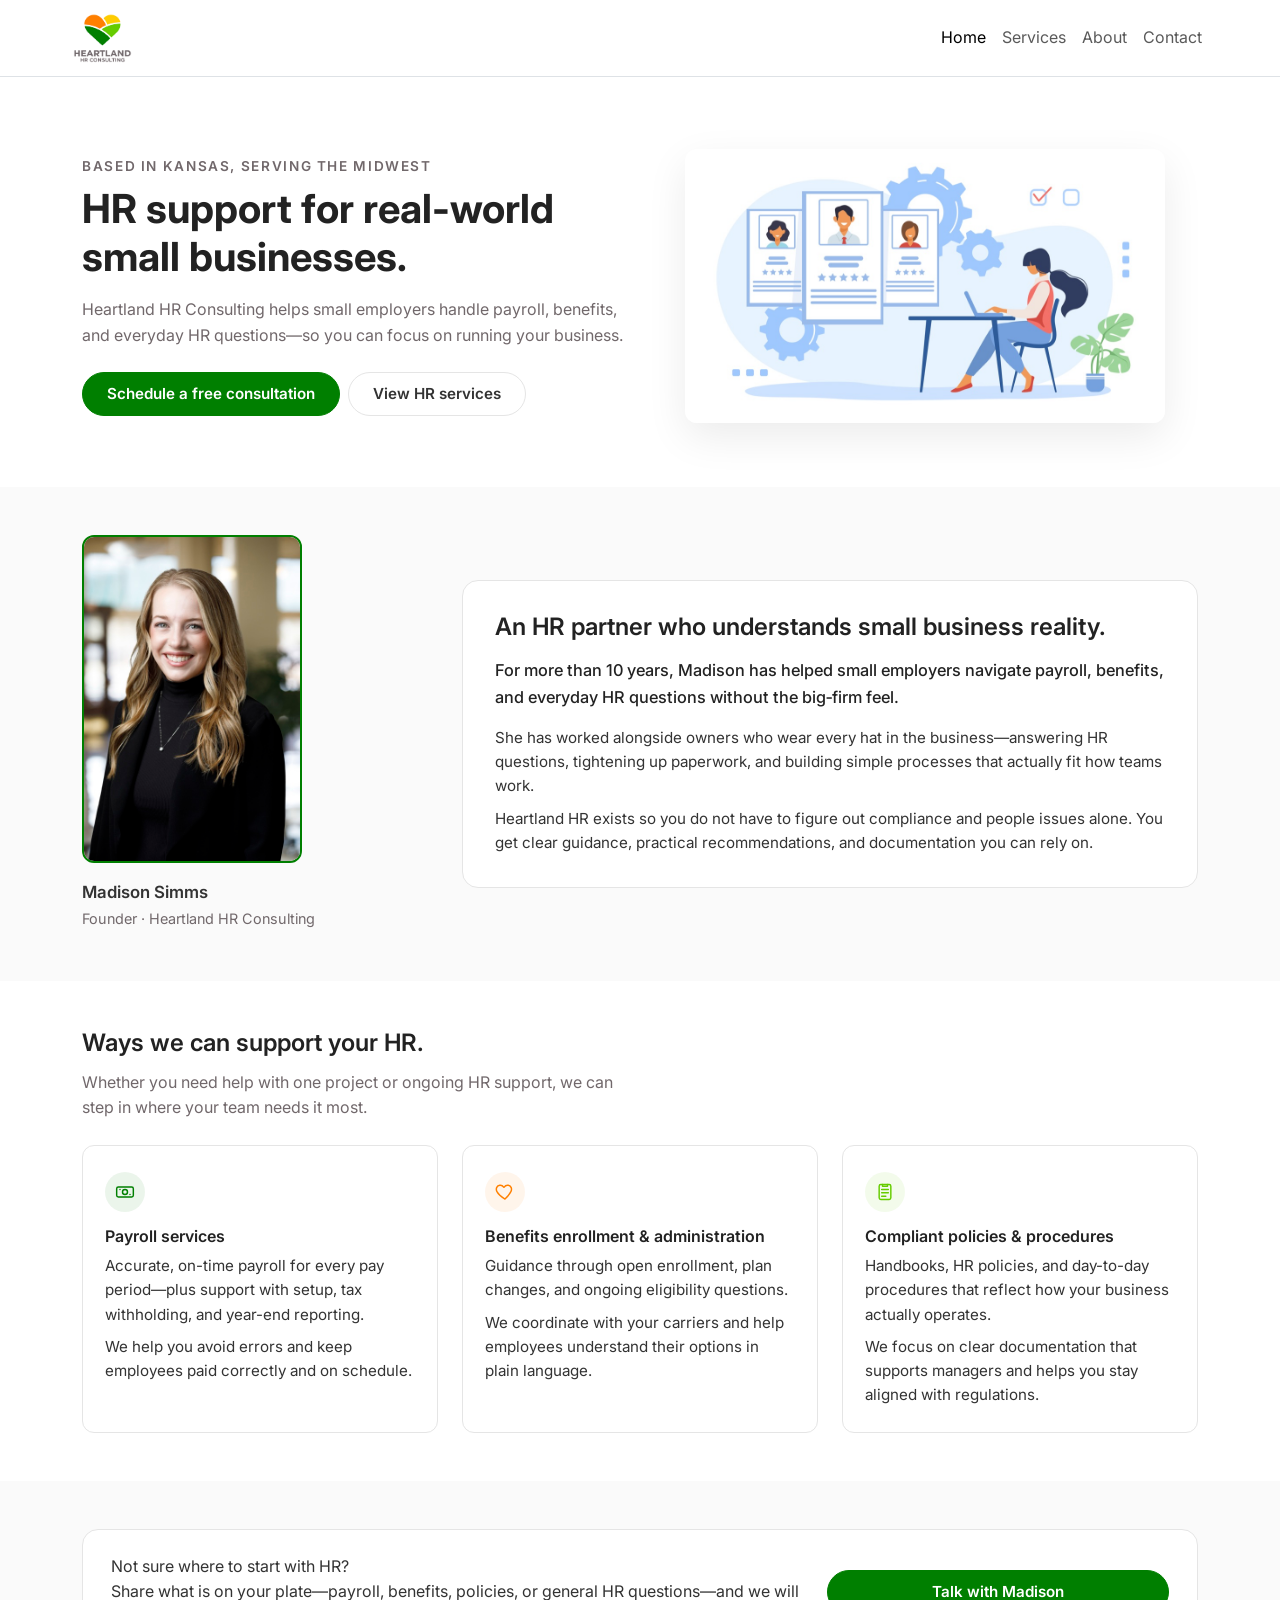
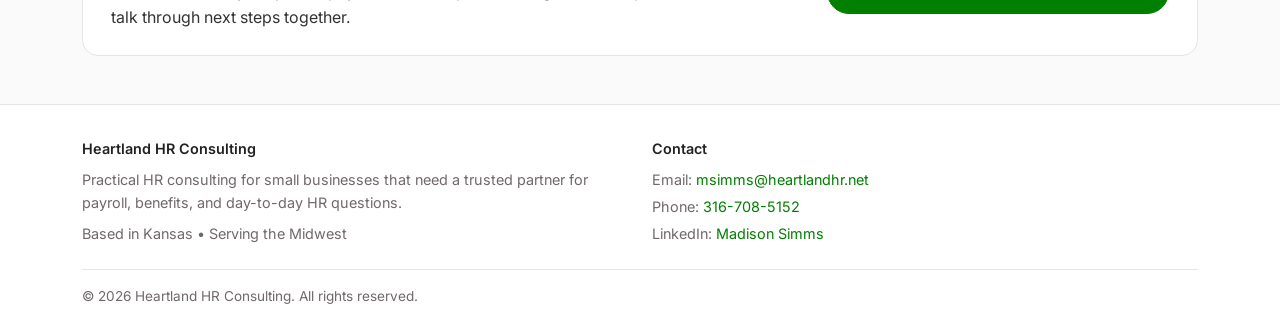
<file: index.html>
<!DOCTYPE html>
<html lang="en" dir="ltr">
<head>
  <meta charset="utf-8">
  <title>Heartland HR Consulting | HR Support for Small Businesses</title>
  <meta name="viewport" content="width=device-width, initial-scale=1.0">
  <meta name="description" content="Heartland HR Consulting helps small businesses handle payroll, benefits, and compliant HR policies so owners can focus on running their business. Based in Kansas, serving clients across the Midwest.">
  <link rel="canonical" href="https://heartlandhr.net/">

  <meta property="og:type" content="website">
  <meta property="og:site_name" content="Heartland HR Consulting">
  <meta property="og:url" content="https://heartlandhr.net/">
  <meta property="og:title" content="Heartland HR Consulting | HR Support for Small Businesses">
  <meta property="og:description" content="Heartland HR Consulting helps small businesses handle payroll, benefits, and compliant HR policies so owners can focus on running their business. Based in Kansas, serving clients across the Midwest.">
  <meta property="og:image" content="https://heartlandhr.net/images/Heroimage.jpg">
  <meta name="twitter:card" content="summary_large_image">
  <meta name="twitter:title" content="Heartland HR Consulting | HR Support for Small Businesses">
  <meta name="twitter:description" content="Heartland HR Consulting helps small businesses handle payroll, benefits, and compliant HR policies so owners can focus on running their business. Based in Kansas, serving clients across the Midwest.">
  <meta name="twitter:image" content="https://heartlandhr.net/images/Heroimage.jpg">

  <link rel="icon" type="image/jpeg" href="images/favicon-32x32.png" sizes="32x32">
  <link rel="apple-touch-icon" href="images/favicon-32x32.png">

  <link href="https://fonts.googleapis.com/css2?family=Inter:wght@400;500;600;700&display=swap" rel="stylesheet">
  <link href="https://cdn.jsdelivr.net/npm/bootstrap@5.3.3/dist/css/bootstrap.min.css" rel="stylesheet" crossorigin="anonymous">
  <link href="css/heartland.css" rel="stylesheet">

  <script type="application/ld+json">
  {
    "@context": "https://schema.org",
    "@type": "ProfessionalService",
    "name": "Heartland HR Consulting",
    "image": "https://heartlandhr.net/images/Logo-4-Color-Transparent.png",
    "url": "https://heartlandhr.net/",
    "telephone": "+1-316-708-5152",
    "email": "msimms@heartlandhr.net",
    "address": {
      "@type": "PostalAddress",
      "addressRegion": "KS",
      "addressCountry": "US"
    },
    "areaServed": "Midwest United States",
    "founder": {
      "@type": "Person",
      "name": "Madison Simms"
    },
    "sameAs": [
      "https://www.linkedin.com/in/madison-simms/"
    ]
  }
  </script>
</head>
<body>
  <header class="border-bottom bg-white">
    <nav class="navbar navbar-expand-lg navbar-light container py-2">
      <a class="navbar-brand d-flex align-items-center" href="index.html">
        <img src="images/Logo-4-Color-Transparent.png" alt="Heartland HR Consulting logo">
      </a>
      <button class="navbar-toggler border-0" type="button" data-bs-toggle="collapse" data-bs-target="#mainNav" aria-controls="mainNav" aria-expanded="false" aria-label="Toggle navigation">
        <span class="navbar-toggler-icon"></span>
      </button>
      <div class="collapse navbar-collapse justify-content-end" id="mainNav">
        <ul class="navbar-nav mb-2 mb-lg-0">
          <li class="nav-item"><a class="nav-link active" href="index.html">Home</a></li>
          <li class="nav-item"><a class="nav-link" href="services.html">Services</a></li>
          <li class="nav-item"><a class="nav-link" href="about.html">About</a></li>
          <li class="nav-item"><a class="nav-link" href="contact.html">Contact</a></li>
        </ul>
      </div>
    </nav>
  </header>

  <main>
    <section class="hero">
      <div class="container">
        <div class="row align-items-center g-4">
          <div class="col-lg-6 order-2 order-lg-1">
            <p class="hero-tagline mb-2">Based in Kansas, serving the Midwest</p>
            <h1 class="hero-title">HR support for real-world small businesses.</h1>
            <p class="hero-subtitle mb-4">Heartland HR Consulting helps small employers handle payroll, benefits, and everyday HR questions—so you can focus on running your business.</p>
            <div class="d-flex flex-column flex-sm-row gap-2">
              <a href="contact.html" class="btn btn-primary-hh">Schedule a free consultation</a>
              <a href="services.html" class="btn btn-outline-hh">View HR services</a>
            </div>
          </div>
          <div class="col-lg-6 order-1 order-lg-2 text-center">
            <img src="images/Heroimage.jpg" class="hero-image" alt="Small business team meeting with HR consultant">
          </div>
        </div>
      </div>
    </section>

       <section class="section section-light">
      <div class="container">
        <div class="row g-4 align-items-center">
          <div class="col-md-4 text-center text-md-start">
            <div class="p-3 p-md-0">
              <img src="images/madison-headshot.jpg"
                   class="founder-photo mb-3"
                   alt="Madison Simms, Heartland HR Consulting">
              <div>
                <div class="founder-name">Madison Simms</div>
                <div class="founder-role">Founder · Heartland HR Consulting</div>
              </div>
            </div>
          </div>

          <div class="col-md-8">
            <div class="founder-card-body">
              <h2 class="section-title mb-3">An HR partner who understands small business reality.</h2>
              <p class="founder-lede mb-3">
                For more than 10 years, Madison has helped small employers navigate payroll, benefits, and everyday HR questions
                without the big‑firm feel.
              </p>
              <p class="founder-text mb-2">
                She has worked alongside owners who wear every hat in the business—answering HR questions, tightening up
                paperwork, and building simple processes that actually fit how teams work.
              </p>
              <p class="founder-text mb-0">
                Heartland HR exists so you do not have to figure out compliance and people issues alone. You get clear guidance,
                practical recommendations, and documentation you can rely on.
              </p>
            </div>
          </div>
        </div>
      </div>
    </section>


       <section class="section">
      <div class="container">
        <div class="row mb-4">
          <div class="col-lg-8">
            <h2 class="section-title">Ways we can support your HR.</h2>
            <p class="section-subtitle mb-0">
              Whether you need help with one project or ongoing HR support, we can step in where your team needs it most.
            </p>
          </div>
        </div>

        <div class="row g-4">
          <div class="col-md-4">
            <div class="service-card h-100">
              <div class="service-icon-circle">
                <svg viewBox="0 0 24 24" fill="none" stroke-width="1.75" stroke-linecap="round" stroke-linejoin="round" aria-hidden="true"><rect x="2" y="6" width="20" height="12" rx="2"/><circle cx="12" cy="12" r="3"/><path d="M6 9v.01M18 15v.01"/></svg>
              </div>
              <div class="service-name">Payroll services</div>
              <p class="service-text mb-2">
                Accurate, on-time payroll for every pay period—plus support with setup, tax withholding, and year-end reporting.
              </p>
              <p class="service-text mb-0">
                We help you avoid errors and keep employees paid correctly and on schedule.
              </p>
            </div>
          </div>

          <div class="col-md-4">
            <div class="service-card h-100">
              <div class="service-icon-circle service-icon-2">
                <svg viewBox="0 0 24 24" fill="none" stroke-width="1.75" stroke-linecap="round" stroke-linejoin="round" aria-hidden="true"><path d="M12 20.5s-7.5-4.6-9.8-9.2C.6 7.8 2.4 4.5 5.7 4c2-.3 3.7.7 5 2.4C12 4.7 13.7 3.7 15.7 4c3.3.5 5.1 3.8 3.5 7.3C16.9 15.9 12 20.5 12 20.5Z"/></svg>
              </div>
              <div class="service-name">Benefits enrollment &amp; administration</div>
              <p class="service-text mb-2">
                Guidance through open enrollment, plan changes, and ongoing eligibility questions.
              </p>
              <p class="service-text mb-0">
                We coordinate with your carriers and help employees understand their options in plain language.
              </p>
            </div>
          </div>

          <div class="col-md-4">
            <div class="service-card h-100">
              <div class="service-icon-circle service-icon-3">
                <svg viewBox="0 0 24 24" fill="none" stroke-width="1.75" stroke-linecap="round" stroke-linejoin="round" aria-hidden="true"><rect x="5" y="3" width="14" height="18" rx="2"/><path d="M9 3v2h6V3M8 9h8M8 13h8M8 17h5"/></svg>
              </div>
              <div class="service-name">Compliant policies &amp; procedures</div>
              <p class="service-text mb-2">
                Handbooks, HR policies, and day-to-day procedures that reflect how your business actually operates.
              </p>
              <p class="service-text mb-0">
                We focus on clear documentation that supports managers and helps you stay aligned with regulations.
              </p>
            </div>
          </div>
        </div>
      </div>
    </section>


    <section class="section section-light">
      <div class="container">
        <div class="cta-strip">
          <div class="row align-items-center g-3">
            <div class="col-md-8">
              <div class="cta-text-main">Not sure where to start with HR?</div>
              <p class="cta-text-sub mb-0">Share what is on your plate—payroll, benefits, policies, or general HR questions—and we will talk through next steps together.</p>
            </div>
            <div class="col-md-4 text-md-end">
              <a href="contact.html" class="btn btn-primary-hh w-100 w-md-auto">Talk with Madison</a>
            </div>
          </div>
        </div>
      </div>
    </section>
  </main>

  <footer class="site-footer">
    <div class="container">
      <div class="row g-4">
        <div class="col-md-6">
          <div class="footer-heading mb-2">Heartland HR Consulting</div>
          <p class="mb-2">Practical HR consulting for small businesses that need a trusted partner for payroll, benefits, and day-to-day HR questions.</p>
          <span class="badge-location">Based in Kansas • Serving the Midwest</span>
        </div>
        <div class="col-md-6">
          <div class="footer-heading mb-2">Contact</div>
          <p class="mb-1">Email: <a href="mailto:msimms@heartlandhr.net" class="footer-link">msimms@heartlandhr.net</a></p>
          <p class="mb-1">Phone: <a href="tel:13167085152" class="footer-link">316-708-5152</a></p>
          <p class="mb-0">LinkedIn: <a href="https://www.linkedin.com/in/madison-simms/" target="_blank" rel="noopener" class="footer-link">Madison Simms</a></p>
        </div>
      </div>
      <div class="footer-bottom mt-4 d-flex flex-column flex-md-row justify-content-between align-items-start align-items-md-center">
        <div>© <span id="year">2026</span> Heartland HR Consulting. All rights reserved.</div>
      </div>
    </div>
  </footer>

  <script src="https://cdn.jsdelivr.net/npm/bootstrap@5.3.3/dist/js/bootstrap.bundle.min.js" crossorigin="anonymous"></script>
  <script>
    document.getElementById('year').textContent = new Date().getFullYear();
  </script>
</body>
</html>
</file>
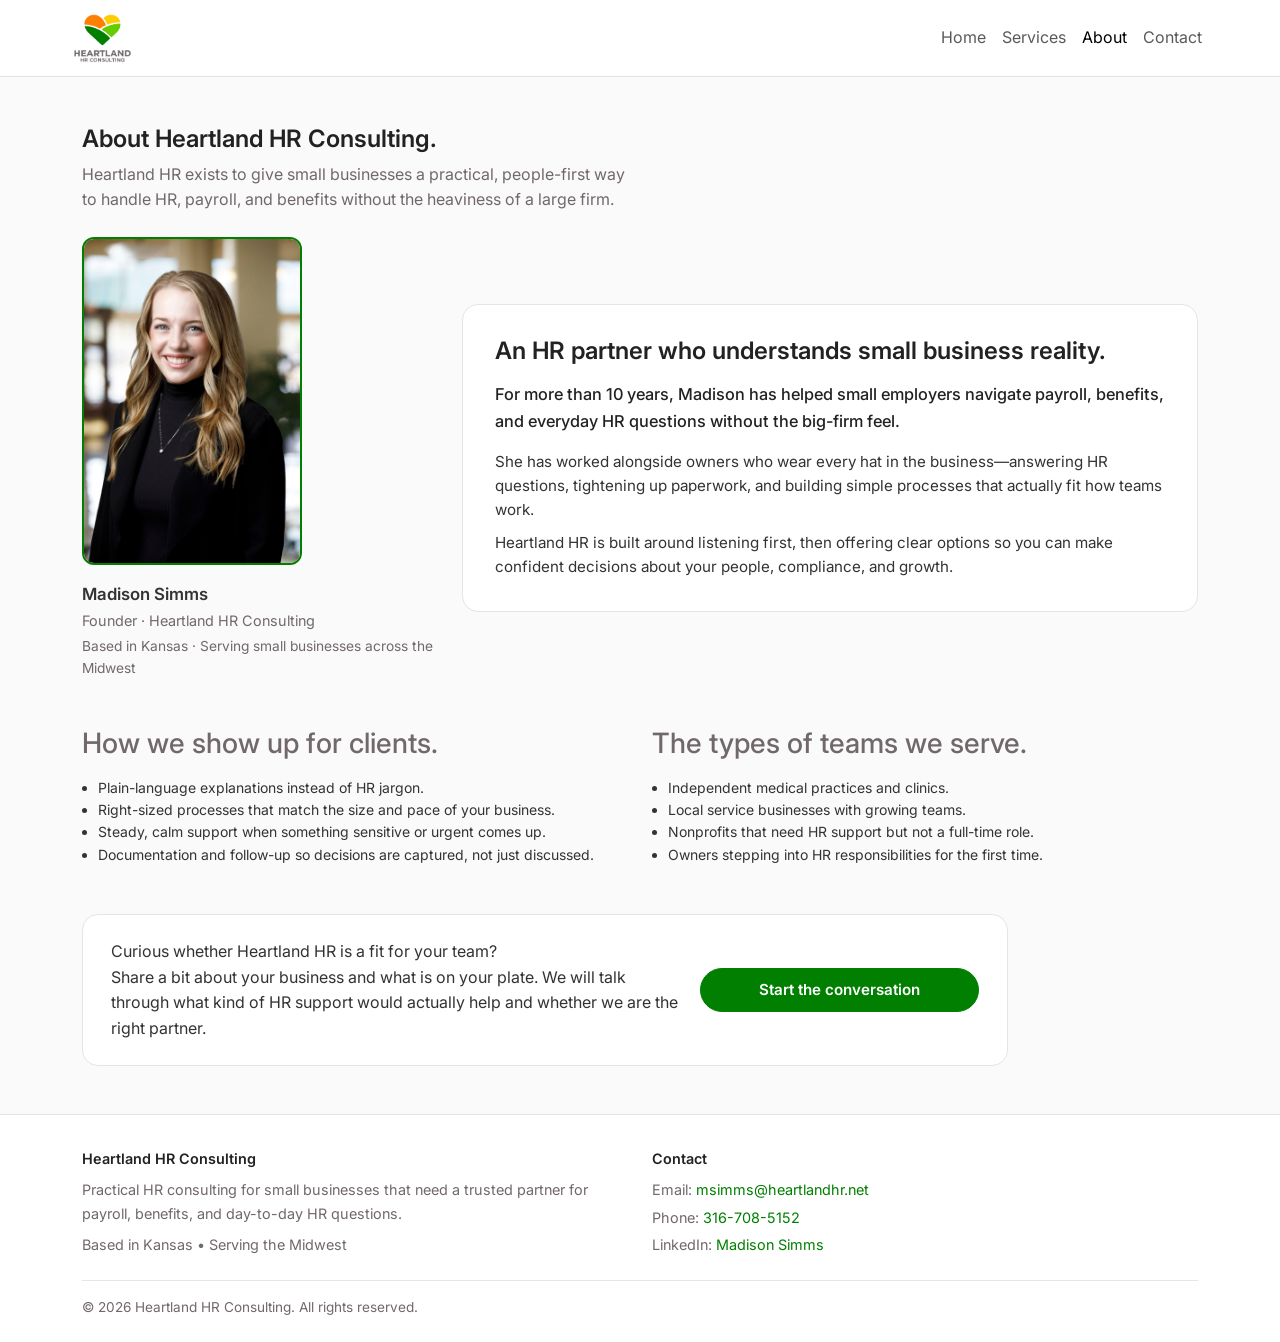
<file: about.html>
<!DOCTYPE html>
<html lang="en" dir="ltr">
<head>
  <meta charset="utf-8">
  <title>About | Heartland HR Consulting</title>
  <meta name="viewport" content="width=device-width, initial-scale=1.0">
  <meta name="description" content="Learn about Heartland HR Consulting and founder Madison Simms, providing practical HR support for small businesses across the Midwest.">
  <link rel="canonical" href="https://heartlandhr.net/about.html">

  <meta property="og:type" content="website">
  <meta property="og:site_name" content="Heartland HR Consulting">
  <meta property="og:url" content="https://heartlandhr.net/about.html">
  <meta property="og:title" content="About | Heartland HR Consulting">
  <meta property="og:description" content="Learn about Heartland HR Consulting and founder Madison Simms, providing practical HR support for small businesses across the Midwest.">
  <meta property="og:image" content="https://heartlandhr.net/images/madison-headshot.jpg">
  <meta name="twitter:card" content="summary_large_image">
  <meta name="twitter:title" content="About | Heartland HR Consulting">
  <meta name="twitter:description" content="Learn about Heartland HR Consulting and founder Madison Simms, providing practical HR support for small businesses across the Midwest.">
  <meta name="twitter:image" content="https://heartlandhr.net/images/madison-headshot.jpg">

  <link rel="icon" type="image/png" href="images/favicon-32x32.png" sizes="32x32">
  <link rel="apple-touch-icon" href="images/favicon-32x32.png">

  <link href="https://fonts.googleapis.com/css2?family=Inter:wght@400;500;600;700&display=swap" rel="stylesheet">
  <link href="https://cdn.jsdelivr.net/npm/bootstrap@5.3.3/dist/css/bootstrap.min.css" rel="stylesheet" crossorigin="anonymous">
  <link href="css/heartland.css" rel="stylesheet">
</head>
<body>
  <header class="border-bottom bg-white">
    <nav class="navbar navbar-expand-lg navbar-light container py-2">
      <a class="navbar-brand d-flex align-items-center" href="index.html">
        <img src="images/Logo-4-Color-Transparent.png" alt="Heartland HR Consulting logo">
      </a>
      <button class="navbar-toggler border-0" type="button" data-bs-toggle="collapse" data-bs-target="#mainNav" aria-controls="mainNav" aria-expanded="false" aria-label="Toggle navigation">
        <span class="navbar-toggler-icon"></span>
      </button>
      <div class="collapse navbar-collapse justify-content-end" id="mainNav">
        <ul class="navbar-nav mb-2 mb-lg-0">
          <li class="nav-item"><a class="nav-link" href="index.html">Home</a></li>
          <li class="nav-item"><a class="nav-link" href="services.html">Services</a></li>
          <li class="nav-item"><a class="nav-link active" href="about.html">About</a></li>
          <li class="nav-item"><a class="nav-link" href="contact.html">Contact</a></li>
        </ul>
      </div>
    </nav>
  </header>

  <main>
    <section class="section section-light">
      <div class="container">
        <div class="row mb-4">
          <div class="col-lg-8">
            <h1 class="section-title mb-2">About Heartland HR Consulting.</h1>
            <p class="section-subtitle mb-0">
              Heartland HR exists to give small businesses a practical, people-first way to handle HR, payroll, and benefits
              without the heaviness of a large firm.
            </p>
          </div>
        </div>

        <div class="row g-4 align-items-center mb-5">
          <div class="col-md-4 text-center text-md-start">
            <div class="p-3 p-md-0">
              <img src="images/madison-headshot.jpg"
                   class="founder-photo mb-3"
                   alt="Madison Simms, Heartland HR Consulting">
              <div>
                <div class="founder-name">Madison Simms</div>
                <div class="founder-role">Founder · Heartland HR Consulting</div>
                <p class="founder-location mb-0">Based in Kansas · Serving small businesses across the Midwest</p>
              </div>
            </div>
          </div>

          <div class="col-md-8">
            <div class="founder-card-body">
              <h2 class="section-title mb-3">An HR partner who understands small business reality.</h2>
              <p class="founder-lede mb-3">
                For more than 10 years, Madison has helped small employers navigate payroll, benefits, and everyday HR questions
                without the big-firm feel.
              </p>
              <p class="founder-text mb-2">
                She has worked alongside owners who wear every hat in the business—answering HR questions, tightening up
                paperwork, and building simple processes that actually fit how teams work.
              </p>
              <p class="founder-text mb-0">
                Heartland HR is built around listening first, then offering clear options so you can make confident decisions
                about your people, compliance, and growth.
              </p>
            </div>
          </div>
        </div>

        <div class="row g-4">
          <div class="col-md-6">
            <h3 class="section-subtitle mb-3">How we show up for clients.</h3>
            <ul class="mb-0 ps-3 small">
              <li>Plain-language explanations instead of HR jargon.</li>
              <li>Right-sized processes that match the size and pace of your business.</li>
              <li>Steady, calm support when something sensitive or urgent comes up.</li>
              <li>Documentation and follow-up so decisions are captured, not just discussed.</li>
            </ul>
          </div>

          <div class="col-md-6">
            <h3 class="section-subtitle mb-3">The types of teams we serve.</h3>
            <ul class="mb-0 ps-3 small">
              <li>Independent medical practices and clinics.</li>
              <li>Local service businesses with growing teams.</li>
              <li>Nonprofits that need HR support but not a full-time role.</li>
              <li>Owners stepping into HR responsibilities for the first time.</li>
            </ul>
          </div>
        </div>

        <div class="row mt-5">
          <div class="col-lg-10">
            <div class="cta-strip">
              <div class="row align-items-center g-3">
                <div class="col-md-8">
                  <div class="cta-text-main">Curious whether Heartland HR is a fit for your team?</div>
                  <p class="cta-text-sub mb-0">
                    Share a bit about your business and what is on your plate. We will talk through what kind of HR support would
                    actually help and whether we are the right partner.
                  </p>
                </div>
                <div class="col-md-4 text-md-end">
                  <a href="contact.html" class="btn btn-primary-hh w-100 w-md-auto">Start the conversation</a>
                </div>
              </div>
            </div>
          </div>
        </div>

      </div>
    </section>
  </main>

  <footer class="site-footer">
    <div class="container">
      <div class="row g-4">
        <div class="col-md-6">
          <div class="footer-heading mb-2">Heartland HR Consulting</div>
          <p class="mb-2">Practical HR consulting for small businesses that need a trusted partner for payroll, benefits, and day-to-day HR questions.</p>
          <span class="badge-location">Based in Kansas • Serving the Midwest</span>
        </div>
        <div class="col-md-6">
          <div class="footer-heading mb-2">Contact</div>
          <p class="mb-1">Email: <a href="mailto:msimms@heartlandhr.net" class="footer-link">msimms@heartlandhr.net</a></p>
          <p class="mb-1">Phone: <a href="tel:13167085152" class="footer-link">316-708-5152</a></p>
          <p class="mb-0">LinkedIn: <a href="https://www.linkedin.com/in/madison-simms/" target="_blank" rel="noopener" class="footer-link">Madison Simms</a></p>
        </div>
      </div>
      <div class="footer-bottom mt-4 d-flex flex-column flex-md-row justify-content-between align-items-start align-items-md-center">
        <div>© <span id="year">2026</span> Heartland HR Consulting. All rights reserved.</div>
      </div>
    </div>
  </footer>

  <script src="https://cdn.jsdelivr.net/npm/bootstrap@5.3.3/dist/js/bootstrap.bundle.min.js" crossorigin="anonymous"></script>
  <script>
    document.getElementById('year').textContent = new Date().getFullYear();
  </script>
</body>
</html>
</file>
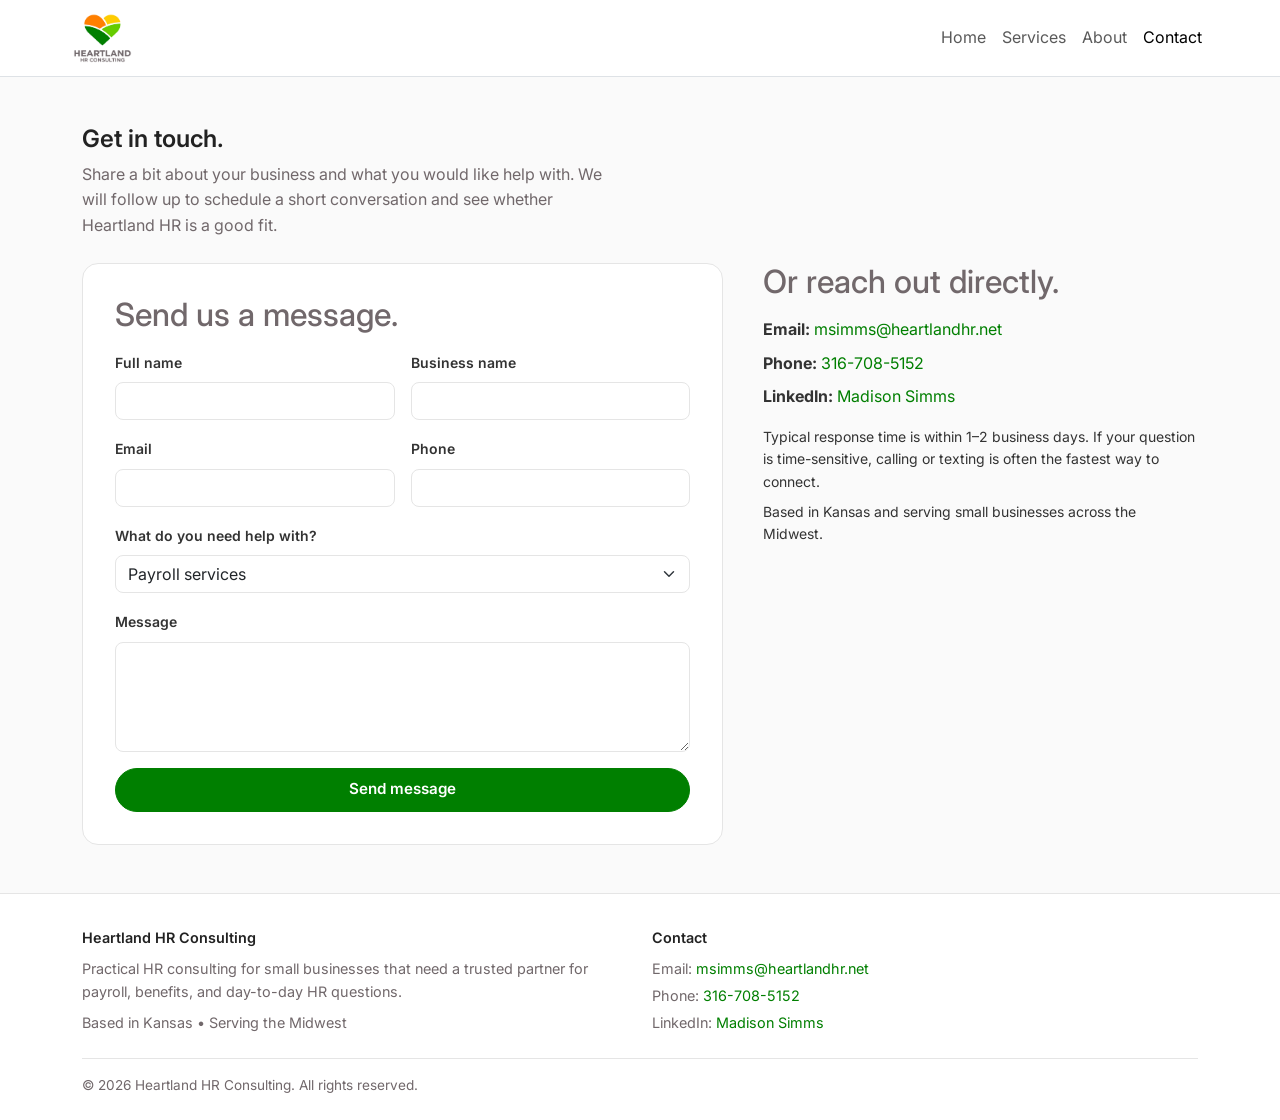
<file: contact.html>
<!DOCTYPE html>
<html lang="en" dir="ltr">
<head>
  <meta charset="utf-8">
  <title>Contact | Heartland HR Consulting</title>
  <meta name="viewport" content="width=device-width, initial-scale=1.0">
  <meta name="description" content="Contact Heartland HR Consulting to talk about HR, payroll, and benefits support for your small business.">
  <link rel="canonical" href="https://heartlandhr.net/contact.html">

  <meta property="og:type" content="website">
  <meta property="og:site_name" content="Heartland HR Consulting">
  <meta property="og:url" content="https://heartlandhr.net/contact.html">
  <meta property="og:title" content="Contact | Heartland HR Consulting">
  <meta property="og:description" content="Contact Heartland HR Consulting to talk about HR, payroll, and benefits support for your small business.">
  <meta property="og:image" content="https://heartlandhr.net/images/Heroimage.jpg">
  <meta name="twitter:card" content="summary_large_image">
  <meta name="twitter:title" content="Contact | Heartland HR Consulting">
  <meta name="twitter:description" content="Contact Heartland HR Consulting to talk about HR, payroll, and benefits support for your small business.">
  <meta name="twitter:image" content="https://heartlandhr.net/images/Heroimage.jpg">

  <link rel="icon" type="image/png" href="images/favicon-32x32.png" sizes="32x32">
  <link rel="apple-touch-icon" href="images/favicon-32x32.png">

  <link href="https://fonts.googleapis.com/css2?family=Inter:wght@400;500;600;700&display=swap" rel="stylesheet">
  <link href="https://cdn.jsdelivr.net/npm/bootstrap@5.3.3/dist/css/bootstrap.min.css" rel="stylesheet" crossorigin="anonymous">
  <link href="css/heartland.css" rel="stylesheet">
</head>
<body>
  <header class="border-bottom bg-white">
    <nav class="navbar navbar-expand-lg navbar-light container py-2">
      <a class="navbar-brand d-flex align-items-center" href="index.html">
        <img src="images/Logo-4-Color-Transparent.png" alt="Heartland HR Consulting logo">
      </a>
      <button class="navbar-toggler border-0" type="button" data-bs-toggle="collapse" data-bs-target="#mainNav" aria-controls="mainNav" aria-expanded="false" aria-label="Toggle navigation">
        <span class="navbar-toggler-icon"></span>
      </button>
      <div class="collapse navbar-collapse justify-content-end" id="mainNav">
        <ul class="navbar-nav mb-2 mb-lg-0">
          <li class="nav-item"><a class="nav-link" href="index.html">Home</a></li>
          <li class="nav-item"><a class="nav-link" href="services.html">Services</a></li>
          <li class="nav-item"><a class="nav-link" href="about.html">About</a></li>
          <li class="nav-item"><a class="nav-link active" href="contact.html">Contact</a></li>
        </ul>
      </div>
    </nav>
  </header>

  <main>
    <section class="section section-light">
      <div class="container">
        <div class="row mb-4">
          <div class="col-lg-8">
            <h1 class="section-title mb-2">Get in touch.</h1>
            <p class="section-subtitle mb-0">
              Share a bit about your business and what you would like help with. We will follow up to schedule a short
              conversation and see whether Heartland HR is a good fit.
            </p>
          </div>
        </div>

        <div class="row g-4">
          <div class="col-md-7">
            <div class="founder-card-body">
              <h2 class="section-subtitle mb-3">Send us a message.</h2>
              <form action="https://formsubmit.co/msimms@heartlandhr.net" method="POST">
                <input type="hidden" name="_subject" value="New inquiry from heartlandhr.net">
                <input type="hidden" name="_template" value="table">
                <input type="hidden" name="_captcha" value="false">
                <input type="hidden" name="_next" value="https://heartlandhr.net/thank-you.html">
                <input type="text" name="_honey" style="display:none" tabindex="-1" autocomplete="off">

                <div class="row g-3">
                  <div class="col-sm-6">
                    <label for="cf-name" class="form-label small fw-semibold">Full name</label>
                    <input type="text" class="form-control" id="cf-name" name="Name" required>
                  </div>
                  <div class="col-sm-6">
                    <label for="cf-business" class="form-label small fw-semibold">Business name</label>
                    <input type="text" class="form-control" id="cf-business" name="Business">
                  </div>
                  <div class="col-sm-6">
                    <label for="cf-email" class="form-label small fw-semibold">Email</label>
                    <input type="email" class="form-control" id="cf-email" name="Email" required>
                  </div>
                  <div class="col-sm-6">
                    <label for="cf-phone" class="form-label small fw-semibold">Phone</label>
                    <input type="tel" class="form-control" id="cf-phone" name="Phone">
                  </div>
                  <div class="col-12">
                    <label for="cf-topic" class="form-label small fw-semibold">What do you need help with?</label>
                    <select class="form-select" id="cf-topic" name="Topic">
                      <option>Payroll services</option>
                      <option>Benefits enrollment &amp; administration</option>
                      <option>Compliant policies &amp; procedures</option>
                      <option>Ongoing HR support</option>
                      <option>Not sure yet</option>
                    </select>
                  </div>
                  <div class="col-12">
                    <label for="cf-message" class="form-label small fw-semibold">Message</label>
                    <textarea class="form-control" id="cf-message" name="Message" rows="4" required></textarea>
                  </div>
                  <div class="col-12">
                    <button type="submit" class="btn btn-primary-hh w-100 w-sm-auto">Send message</button>
                  </div>
                </div>
              </form>
            </div>
          </div>

          <div class="col-md-5">
            <div class="ps-md-3">
              <h2 class="section-subtitle mb-3">Or reach out directly.</h2>
              <p class="mb-2"><strong>Email:</strong> <a href="mailto:msimms@heartlandhr.net" class="footer-link">msimms@heartlandhr.net</a></p>
              <p class="mb-2"><strong>Phone:</strong> <a href="tel:13167085152" class="footer-link">316-708-5152</a></p>
              <p class="mb-3"><strong>LinkedIn:</strong> <a href="https://www.linkedin.com/in/madison-simms/" target="_blank" rel="noopener" class="footer-link">Madison Simms</a></p>

              <p class="small mb-2">
                Typical response time is within 1–2 business days. If your question is time-sensitive, calling or texting is often
                the fastest way to connect.
              </p>
              <p class="small mb-0">
                Based in Kansas and serving small businesses across the Midwest.
              </p>
            </div>
          </div>
        </div>

      </div>
    </section>
  </main>

  <footer class="site-footer">
    <div class="container">
      <div class="row g-4">
        <div class="col-md-6">
          <div class="footer-heading mb-2">Heartland HR Consulting</div>
          <p class="mb-2">Practical HR consulting for small businesses that need a trusted partner for payroll, benefits, and day-to-day HR questions.</p>
          <span class="badge-location">Based in Kansas • Serving the Midwest</span>
        </div>
        <div class="col-md-6">
          <div class="footer-heading mb-2">Contact</div>
          <p class="mb-1">Email: <a href="mailto:msimms@heartlandhr.net" class="footer-link">msimms@heartlandhr.net</a></p>
          <p class="mb-1">Phone: <a href="tel:13167085152" class="footer-link">316-708-5152</a></p>
          <p class="mb-0">LinkedIn: <a href="https://www.linkedin.com/in/madison-simms/" target="_blank" rel="noopener" class="footer-link">Madison Simms</a></p>
        </div>
      </div>
      <div class="footer-bottom mt-4 d-flex flex-column flex-md-row justify-content-between align-items-start align-items-md-center">
        <div>© <span id="year">2026</span> Heartland HR Consulting. All rights reserved.</div>
      </div>
    </div>
  </footer>

  <script src="https://cdn.jsdelivr.net/npm/bootstrap@5.3.3/dist/js/bootstrap.bundle.min.js" crossorigin="anonymous"></script>
  <script>
    document.getElementById('year').textContent = new Date().getFullYear();
  </script>
</body>
</html>
</file>
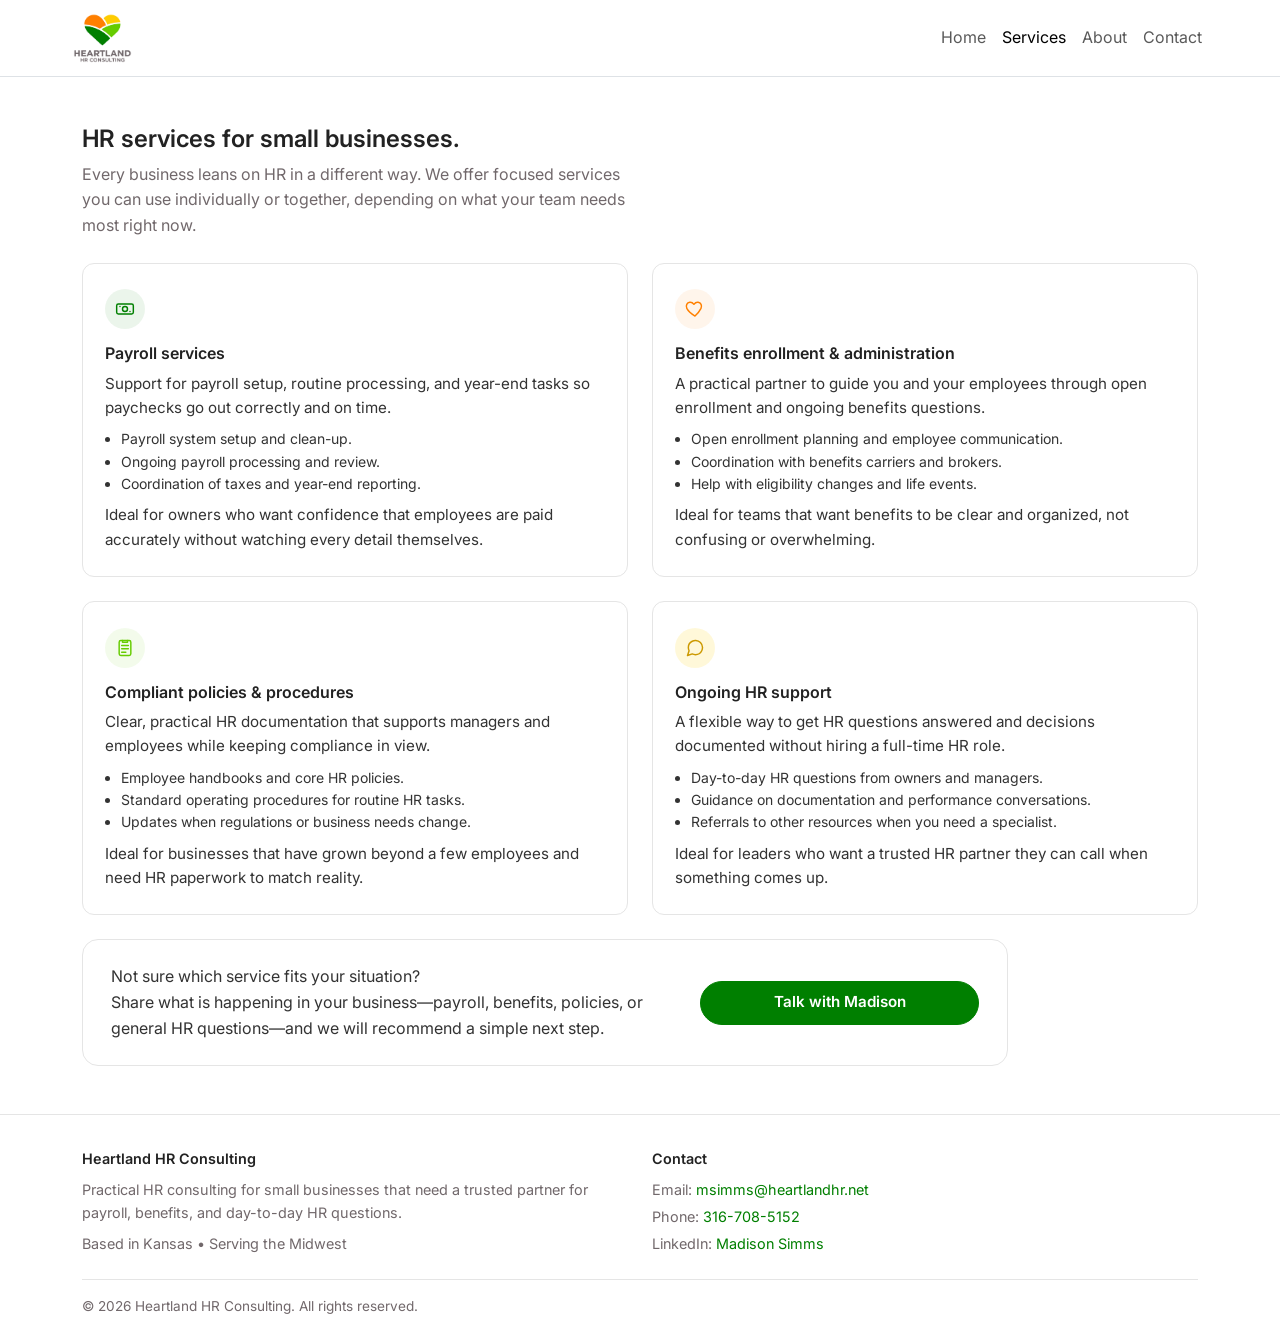
<file: services.html>
<!DOCTYPE html>
<html lang="en" dir="ltr">
<head>
  <meta charset="utf-8">
  <title>Services | Heartland HR Consulting</title>
  <meta name="viewport" content="width=device-width, initial-scale=1.0">
  <meta name="description" content="HR services for small businesses including payroll, benefits enrollment and administration, and compliant HR policies and procedures.">
  <link rel="canonical" href="https://heartlandhr.net/services.html">

  <meta property="og:type" content="website">
  <meta property="og:site_name" content="Heartland HR Consulting">
  <meta property="og:url" content="https://heartlandhr.net/services.html">
  <meta property="og:title" content="Services | Heartland HR Consulting">
  <meta property="og:description" content="HR services for small businesses including payroll, benefits enrollment and administration, and compliant HR policies and procedures.">
  <meta property="og:image" content="https://heartlandhr.net/images/Heroimage.jpg">
  <meta name="twitter:card" content="summary_large_image">
  <meta name="twitter:title" content="Services | Heartland HR Consulting">
  <meta name="twitter:description" content="HR services for small businesses including payroll, benefits enrollment and administration, and compliant HR policies and procedures.">
  <meta name="twitter:image" content="https://heartlandhr.net/images/Heroimage.jpg">

  <link rel="icon" type="image/png" href="images/favicon-32x32.png" sizes="32x32">
  <link rel="apple-touch-icon" href="images/favicon-32x32.png">

  <link href="https://fonts.googleapis.com/css2?family=Inter:wght@400;500;600;700&display=swap" rel="stylesheet">
  <link href="https://cdn.jsdelivr.net/npm/bootstrap@5.3.3/dist/css/bootstrap.min.css" rel="stylesheet" crossorigin="anonymous">
  <link href="css/heartland.css" rel="stylesheet">
</head>
<body>
  <header class="border-bottom bg-white">
    <nav class="navbar navbar-expand-lg navbar-light container py-2">
      <a class="navbar-brand d-flex align-items-center" href="index.html">
        <img src="images/Logo-4-Color-Transparent.png" alt="Heartland HR Consulting logo">
      </a>
      <button class="navbar-toggler border-0" type="button" data-bs-toggle="collapse" data-bs-target="#mainNav" aria-controls="mainNav" aria-expanded="false" aria-label="Toggle navigation">
        <span class="navbar-toggler-icon"></span>
      </button>
      <div class="collapse navbar-collapse justify-content-end" id="mainNav">
        <ul class="navbar-nav mb-2 mb-lg-0">
          <li class="nav-item"><a class="nav-link" href="index.html">Home</a></li>
          <li class="nav-item"><a class="nav-link active" href="services.html">Services</a></li>
          <li class="nav-item"><a class="nav-link" href="about.html">About</a></li>
          <li class="nav-item"><a class="nav-link" href="contact.html">Contact</a></li>
        </ul>
      </div>
    </nav>
  </header>

  <main>
    <section class="section">
      <div class="container">
        <div class="row mb-4">
          <div class="col-lg-8">
            <h1 class="section-title mb-2">HR services for small businesses.</h1>
            <p class="section-subtitle mb-0">
              Every business leans on HR in a different way. We offer focused services you can use individually or together,
              depending on what your team needs most right now.
            </p>
          </div>
        </div>

        <div class="row g-4 mb-4">
          <div class="col-md-6">
            <div class="service-card h-100">
              <div class="service-icon-circle">
                <svg viewBox="0 0 24 24" fill="none" stroke-width="1.75" stroke-linecap="round" stroke-linejoin="round" aria-hidden="true"><rect x="2" y="6" width="20" height="12" rx="2"/><circle cx="12" cy="12" r="3"/><path d="M6 9v.01M18 15v.01"/></svg>
              </div>
              <div class="service-name">Payroll services</div>
              <p class="service-text mb-2">
                Support for payroll setup, routine processing, and year-end tasks so paychecks go out correctly and on time.
              </p>
              <ul class="mb-2 ps-3 small">
                <li>Payroll system setup and clean-up.</li>
                <li>Ongoing payroll processing and review.</li>
                <li>Coordination of taxes and year-end reporting.</li>
              </ul>
              <p class="service-text mb-0">
                Ideal for owners who want confidence that employees are paid accurately without watching every detail themselves.
              </p>
            </div>
          </div>

          <div class="col-md-6">
            <div class="service-card h-100">
              <div class="service-icon-circle service-icon-2">
                <svg viewBox="0 0 24 24" fill="none" stroke-width="1.75" stroke-linecap="round" stroke-linejoin="round" aria-hidden="true"><path d="M12 20.5s-7.5-4.6-9.8-9.2C.6 7.8 2.4 4.5 5.7 4c2-.3 3.7.7 5 2.4C12 4.7 13.7 3.7 15.7 4c3.3.5 5.1 3.8 3.5 7.3C16.9 15.9 12 20.5 12 20.5Z"/></svg>
              </div>
              <div class="service-name">Benefits enrollment &amp; administration</div>
              <p class="service-text mb-2">
                A practical partner to guide you and your employees through open enrollment and ongoing benefits questions.
              </p>
              <ul class="mb-2 ps-3 small">
                <li>Open enrollment planning and employee communication.</li>
                <li>Coordination with benefits carriers and brokers.</li>
                <li>Help with eligibility changes and life events.</li>
              </ul>
              <p class="service-text mb-0">
                Ideal for teams that want benefits to be clear and organized, not confusing or overwhelming.
              </p>
            </div>
          </div>
        </div>

        <div class="row g-4 mb-4">
          <div class="col-md-6">
            <div class="service-card h-100">
              <div class="service-icon-circle service-icon-3">
                <svg viewBox="0 0 24 24" fill="none" stroke-width="1.75" stroke-linecap="round" stroke-linejoin="round" aria-hidden="true"><rect x="5" y="3" width="14" height="18" rx="2"/><path d="M9 3v2h6V3M8 9h8M8 13h8M8 17h5"/></svg>
              </div>
              <div class="service-name">Compliant policies &amp; procedures</div>
              <p class="service-text mb-2">
                Clear, practical HR documentation that supports managers and employees while keeping compliance in view.
              </p>
              <ul class="mb-2 ps-3 small">
                <li>Employee handbooks and core HR policies.</li>
                <li>Standard operating procedures for routine HR tasks.</li>
                <li>Updates when regulations or business needs change.</li>
              </ul>
              <p class="service-text mb-0">
                Ideal for businesses that have grown beyond a few employees and need HR paperwork to match reality.
              </p>
            </div>
          </div>

          <div class="col-md-6">
            <div class="service-card h-100">
              <div class="service-icon-circle service-icon-4">
                <svg viewBox="0 0 24 24" fill="none" stroke-width="1.75" stroke-linecap="round" stroke-linejoin="round" aria-hidden="true"><path d="M21 11.5a8.4 8.4 0 0 1-.9 3.8 8.5 8.5 0 0 1-7.6 4.7 8.4 8.4 0 0 1-3.8-.9L3 21l1.9-5.7a8.4 8.4 0 0 1-.9-3.8 8.5 8.5 0 0 1 4.7-7.6 8.4 8.4 0 0 1 3.8-.9h.5a8.48 8.48 0 0 1 8 8v.5Z"/></svg>
              </div>
              <div class="service-name">Ongoing HR support</div>
              <p class="service-text mb-2">
                A flexible way to get HR questions answered and decisions documented without hiring a full-time HR role.
              </p>
              <ul class="mb-2 ps-3 small">
                <li>Day-to-day HR questions from owners and managers.</li>
                <li>Guidance on documentation and performance conversations.</li>
                <li>Referrals to other resources when you need a specialist.</li>
              </ul>
              <p class="service-text mb-0">
                Ideal for leaders who want a trusted HR partner they can call when something comes up.
              </p>
            </div>
          </div>
        </div>

        <div class="row mt-4">
          <div class="col-lg-10">
            <div class="cta-strip">
              <div class="row align-items-center g-3">
                <div class="col-md-8">
                  <div class="cta-text-main">Not sure which service fits your situation?</div>
                  <p class="cta-text-sub mb-0">
                    Share what is happening in your business—payroll, benefits, policies, or general HR questions—and we will
                    recommend a simple next step.
                  </p>
                </div>
                <div class="col-md-4 text-md-end">
                  <a href="contact.html" class="btn btn-primary-hh w-100 w-md-auto">Talk with Madison</a>
                </div>
              </div>
            </div>
          </div>
        </div>

      </div>
    </section>
  </main>

  <footer class="site-footer">
    <div class="container">
      <div class="row g-4">
        <div class="col-md-6">
          <div class="footer-heading mb-2">Heartland HR Consulting</div>
          <p class="mb-2">Practical HR consulting for small businesses that need a trusted partner for payroll, benefits, and day-to-day HR questions.</p>
          <span class="badge-location">Based in Kansas • Serving the Midwest</span>
        </div>
        <div class="col-md-6">
          <div class="footer-heading mb-2">Contact</div>
          <p class="mb-1">Email: <a href="mailto:msimms@heartlandhr.net" class="footer-link">msimms@heartlandhr.net</a></p>
          <p class="mb-1">Phone: <a href="tel:13167085152" class="footer-link">316-708-5152</a></p>
          <p class="mb-0">LinkedIn: <a href="https://www.linkedin.com/in/madison-simms/" target="_blank" rel="noopener" class="footer-link">Madison Simms</a></p>
        </div>
      </div>
      <div class="footer-bottom mt-4 d-flex flex-column flex-md-row justify-content-between align-items-start align-items-md-center">
        <div>© <span id="year">2026</span> Heartland HR Consulting. All rights reserved.</div>
      </div>
    </div>
  </footer>

  <script src="https://cdn.jsdelivr.net/npm/bootstrap@5.3.3/dist/js/bootstrap.bundle.min.js" crossorigin="anonymous"></script>
  <script>
    document.getElementById('year').textContent = new Date().getFullYear();
  </script>
</body>
</html>
</file>
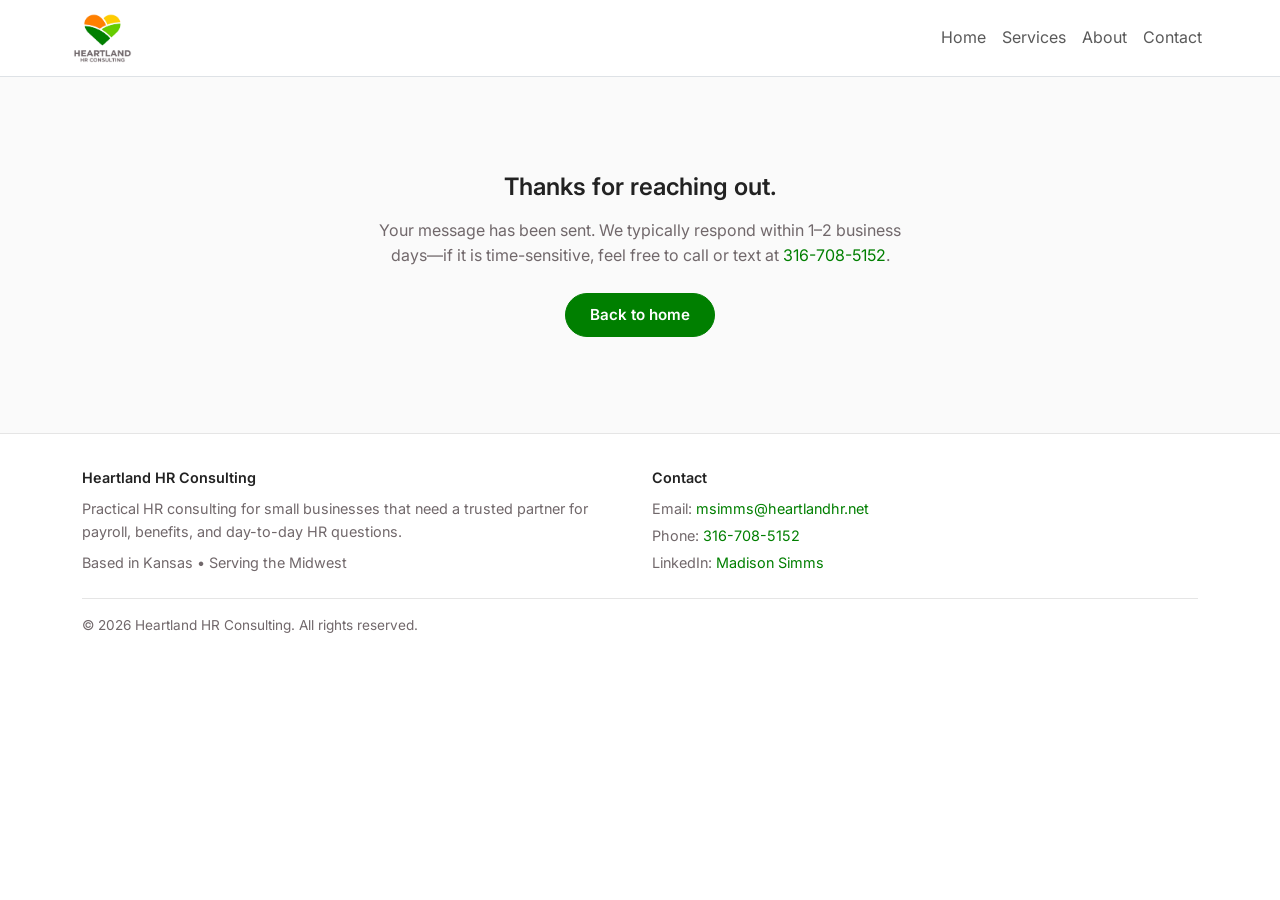
<file: thank-you.html>
<!DOCTYPE html>
<html lang="en" dir="ltr">
<head>
  <meta charset="utf-8">
  <title>Thank You | Heartland HR Consulting</title>
  <meta name="viewport" content="width=device-width, initial-scale=1.0">
  <meta name="robots" content="noindex">
  <link rel="canonical" href="https://heartlandhr.net/thank-you.html">

  <link rel="icon" type="image/png" href="images/favicon-32x32.png" sizes="32x32">
  <link rel="apple-touch-icon" href="images/favicon-32x32.png">

  <link href="https://fonts.googleapis.com/css2?family=Inter:wght@400;500;600;700&display=swap" rel="stylesheet">
  <link href="https://cdn.jsdelivr.net/npm/bootstrap@5.3.3/dist/css/bootstrap.min.css" rel="stylesheet" crossorigin="anonymous">
  <link href="css/heartland.css" rel="stylesheet">
</head>
<body>
  <header class="border-bottom bg-white">
    <nav class="navbar navbar-expand-lg navbar-light container py-2">
      <a class="navbar-brand d-flex align-items-center" href="index.html">
        <img src="images/Logo-4-Color-Transparent.png" alt="Heartland HR Consulting logo">
      </a>
      <button class="navbar-toggler border-0" type="button" data-bs-toggle="collapse" data-bs-target="#mainNav" aria-controls="mainNav" aria-expanded="false" aria-label="Toggle navigation">
        <span class="navbar-toggler-icon"></span>
      </button>
      <div class="collapse navbar-collapse justify-content-end" id="mainNav">
        <ul class="navbar-nav mb-2 mb-lg-0">
          <li class="nav-item"><a class="nav-link" href="index.html">Home</a></li>
          <li class="nav-item"><a class="nav-link" href="services.html">Services</a></li>
          <li class="nav-item"><a class="nav-link" href="about.html">About</a></li>
          <li class="nav-item"><a class="nav-link" href="contact.html">Contact</a></li>
        </ul>
      </div>
    </nav>
  </header>

  <main>
    <section class="section section-light">
      <div class="container text-center" style="padding: 3rem 0;">
        <h1 class="section-title mb-3">Thanks for reaching out.</h1>
        <p class="section-subtitle mx-auto mb-4">
          Your message has been sent. We typically respond within 1–2 business days—if it is time-sensitive,
          feel free to call or text at <a href="tel:13167085152" class="footer-link">316-708-5152</a>.
        </p>
        <a href="index.html" class="btn btn-primary-hh">Back to home</a>
      </div>
    </section>
  </main>

  <footer class="site-footer">
    <div class="container">
      <div class="row g-4">
        <div class="col-md-6">
          <div class="footer-heading mb-2">Heartland HR Consulting</div>
          <p class="mb-2">Practical HR consulting for small businesses that need a trusted partner for payroll, benefits, and day-to-day HR questions.</p>
          <span class="badge-location">Based in Kansas • Serving the Midwest</span>
        </div>
        <div class="col-md-6">
          <div class="footer-heading mb-2">Contact</div>
          <p class="mb-1">Email: <a href="mailto:msimms@heartlandhr.net" class="footer-link">msimms@heartlandhr.net</a></p>
          <p class="mb-1">Phone: <a href="tel:13167085152" class="footer-link">316-708-5152</a></p>
          <p class="mb-0">LinkedIn: <a href="https://www.linkedin.com/in/madison-simms/" target="_blank" rel="noopener" class="footer-link">Madison Simms</a></p>
        </div>
      </div>
      <div class="footer-bottom mt-4 d-flex flex-column flex-md-row justify-content-between align-items-start align-items-md-center">
        <div>© <span id="year">2026</span> Heartland HR Consulting. All rights reserved.</div>
      </div>
    </div>
  </footer>

  <script src="https://cdn.jsdelivr.net/npm/bootstrap@5.3.3/dist/js/bootstrap.bundle.min.js" crossorigin="anonymous"></script>
  <script>
    document.getElementById('year').textContent = new Date().getFullYear();
  </script>
</body>
</html>
</file>
<file: css/heartland.css>
:root {
  --heartland-dark-green: #007f00;
  --heartland-light-green: #66cc00;
  --heartland-orange: #ff8000;
  --heartland-yellow: #ffcc00;
  --heartland-grey: #71686b;
  --heartland-text: #333333;
  --heartland-border: #e5e5e5;
  --heartland-bg-light: #fafafa;
}

* { box-sizing: border-box; }

body {
  font-family: "Inter", system-ui, -apple-system, BlinkMacSystemFont, "Segoe UI", sans-serif;
  margin: 0;
  background-color: #ffffff;
  color: var(--heartland-text);
  line-height: 1.6;
}

a { color: var(--heartland-dark-green); text-decoration: none; }
a:hover { color: var(--heartland-orange); text-decoration: underline; }

.navbar-brand img { max-height: 50px; height: auto; }

.btn-primary-hh {
  background-color: var(--heartland-dark-green);
  border-color: var(--heartland-dark-green);
  color: #ffffff;
  font-weight: 600;
  border-radius: 999px;
  padding: 0.6rem 1.5rem;
  font-size: 0.95rem;
}
.btn-primary-hh:hover {
  background-color: #005d00;
  border-color: #005d00;
  color: #ffffff;
}

.btn-outline-hh {
  border-radius: 999px;
  padding: 0.6rem 1.5rem;
  font-size: 0.95rem;
  font-weight: 600;
  border: 1px solid var(--heartland-border);
  color: var(--heartland-text);
  background-color: #ffffff;
}
.btn-outline-hh:hover {
  border-color: var(--heartland-orange);
  color: var(--heartland-orange);
  background-color: #ffffff;
}

.hero { padding: 3.5rem 0 3rem; }
@media (min-width: 992px) { .hero { padding: 4.5rem 0 4rem; } }
.hero-title { font-size: 2.1rem; font-weight: 700; color: #222; margin-bottom: 1rem; }
@media (min-width: 768px) { .hero-title { font-size: 2.5rem; } }
.hero-subtitle { font-size: 1rem; color: var(--heartland-grey); max-width: 34rem; }
.hero-image { max-width: 480px; width: 100%; border-radius: 12px; box-shadow: 0 14px 40px rgba(0,0,0,0.08); object-fit: cover; }
.hero-tagline { font-size: 0.85rem; letter-spacing: 0.12em; text-transform: uppercase; color: var(--heartland-grey); font-weight: 600; }

.section { padding: 3rem 0; }
.section-light { background-color: var(--heartland-bg-light); }
.section-title { font-size: 1.5rem; font-weight: 600; color: #222; margin-bottom: 0.75rem; }
.section-subtitle { color: var(--heartland-grey); max-width: 34rem; }

.founder-photo {
  width: 220px;
  height: auto;
  border-radius: 12px;      /* rounded rectangle */
  object-fit: cover;
  border: 2px solid var(--heartland-dark-green);
}

/* Slightly smaller on very small screens */
@media (max-width: 575.98px) {
  .founder-photo {
    width: 180px;
  }
}

.founder-name {
  font-weight: 600;
  font-size: 1.05rem;
  margin-bottom: 0.1rem;
}

.founder-role {
  font-size: 0.9rem;
  color: var(--heartland-grey);
  margin-bottom: 0.15rem;
}

.founder-location {
  font-size: 0.86rem;
  color: var(--heartland-grey);
}

/* Text block styling */
.founder-card-body {
  background-color: #ffffff;
  border-radius: 16px;
  padding: 1.75rem 1.5rem;
  border: 1px solid var(--heartland-border);
}

@media (min-width: 992px) {
  .founder-card-body {
    padding: 2rem 2rem;
  }
}

.founder-lede {
  font-size: 1.02rem;
  font-weight: 500;
  color: #222222;
}

.founder-text {
  font-size: 0.95rem;
  color: var(--heartland-text);
}


.service-card {
  position: relative;
  border-radius: 12px;
  border: 1px solid var(--heartland-border);
  padding: 1.6rem 1.4rem 1.5rem;
  background-color: #fff;
  height: 100%;
  transition: box-shadow 0.18s ease, transform 0.18s ease, border-color 0.18s ease;
}
.service-name { font-weight: 600; margin-bottom: 0.3rem; color: #222; }
.service-text { font-size: 0.95rem; }

.service-card:hover {
  box-shadow: 0 12px 30px rgba(0, 0, 0, 0.06);
  transform: translateY(-3px);
  border-color: rgba(0, 127, 0, 0.18); /* soft dark-green border */
}

@media (max-width: 767.98px) {
  .service-card:hover {
    box-shadow: none;
    transform: none;
  }
}

/* Icon circle at top of each card */
.service-icon-circle {
  width: 40px;
  height: 40px;
  border-radius: 999px;
  display: inline-flex;
  align-items: center;
  justify-content: center;
  margin-bottom: 0.75rem;
  background: rgba(0, 127, 0, 0.08); /* soft dark-green */
}

.service-icon-2 {
  background: rgba(255, 128, 0, 0.08); /* soft orange */
}

.service-icon-3 {
  background: rgba(102, 204, 0, 0.08); /* soft light-green */
}

.service-icon-4 {
  background: rgba(255, 204, 0, 0.15); /* soft yellow */
}

.service-icon-circle svg {
  width: 20px;
  height: 20px;
  stroke: var(--heartland-dark-green);
}

.service-icon-2 svg { stroke: var(--heartland-orange); }
.service-icon-3 svg { stroke: var(--heartland-light-green); }
.service-icon-4 svg { stroke: #cc9900; }

/* Tighten text on small screens */
@media (max-width: 575.98px) {
  .service-name {
    font-size: 1rem;
  }

  .service-text {
    font-size: 0.93rem;
  }
}

.cta-strip { border-radius: 16px; border: 1px solid var(--heartland-border); padding: 1.5rem 1.75rem; background-color: #fff; }

.site-footer { border-top: 1px solid var(--heartland-border); padding: 2rem 0 1.5rem; font-size: 0.9rem; color: var(--heartland-grey); }
.footer-bottom { border-top: 1px solid var(--heartland-border); margin-top: 1.5rem; padding-top: 1rem; font-size: 0.85rem; }
.footer-heading { font-weight: 600; color: #222; margin-bottom: 0.75rem; }

.form-control, .form-select { border-radius: 8px; border-color: var(--heartland-border); }
.form-control:focus, .form-select:focus { box-shadow: none; border-color: var(--heartland-dark-green); }
</file>
